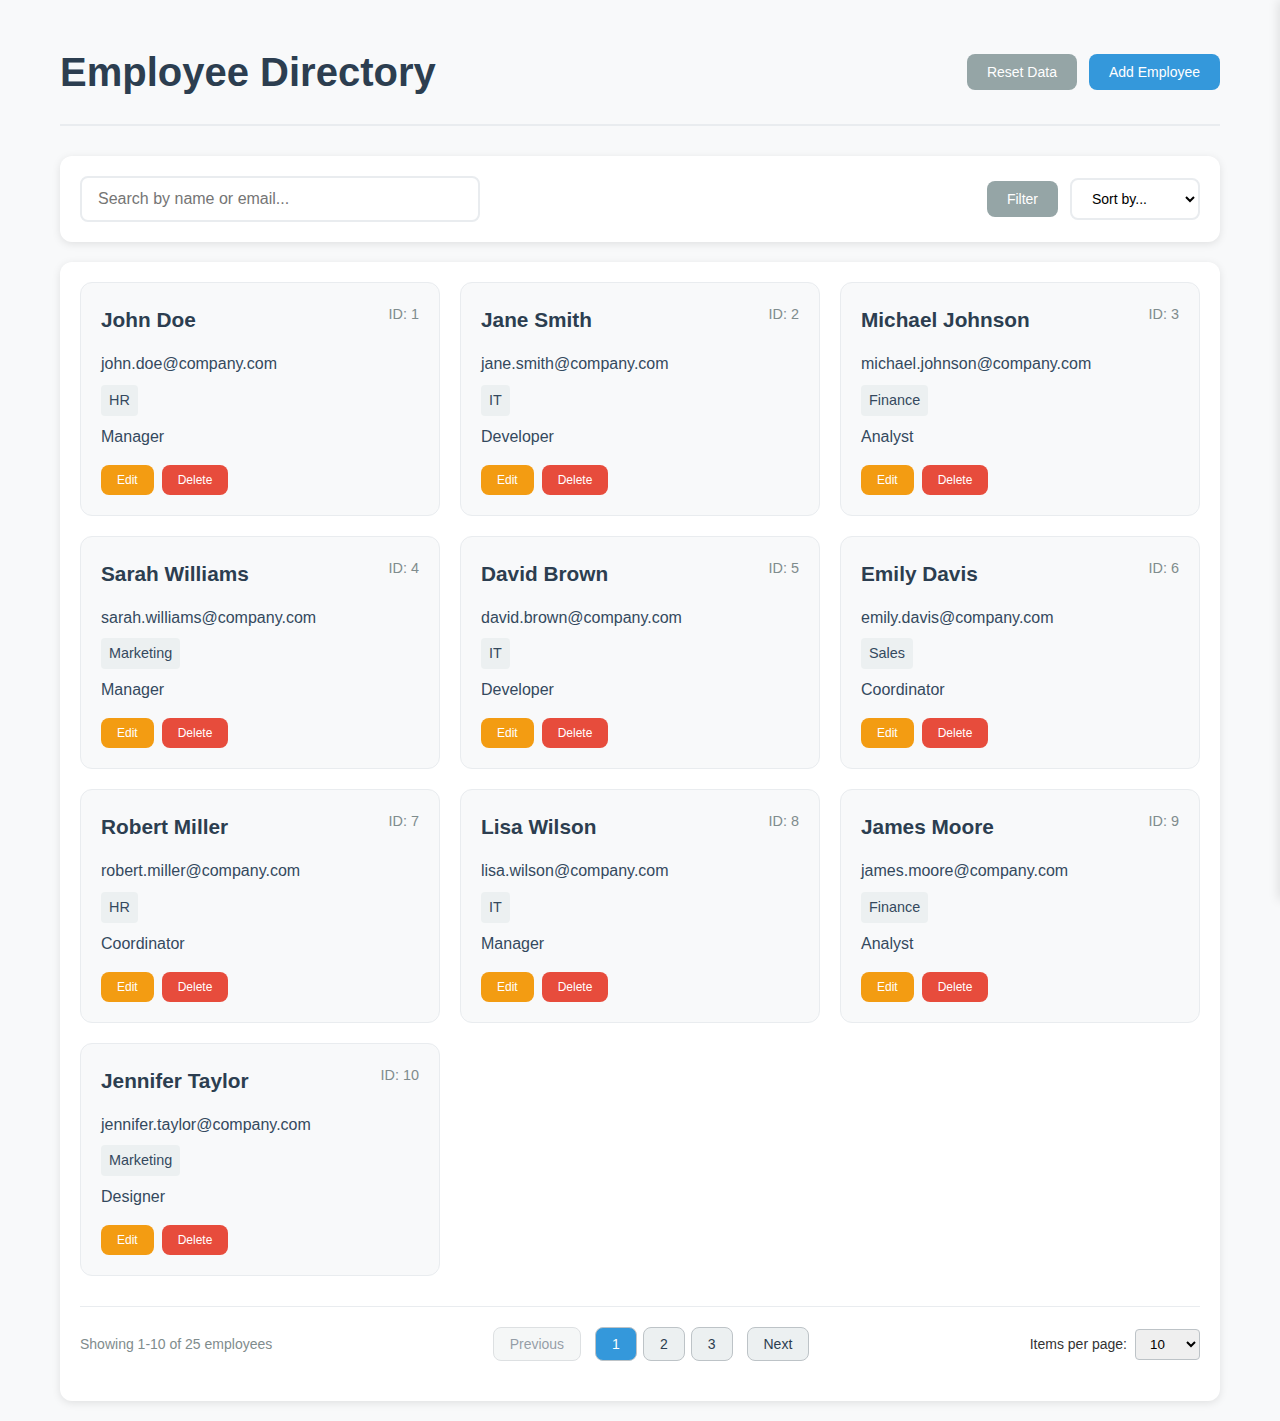
<file: index.html>
<!DOCTYPE html>
<html lang="en">
<head>
    <meta charset="UTF-8">
    <meta name="viewport" content="width=device-width, initial-scale=1.0">
    <title>Employee Directory</title>
    <link rel="stylesheet" href="src/main/resources/static/css/style.css">
</head>
<body>
    <div class="app-container">
        <!-- Header -->
        <header class="header">
            <h1 class="header__title">Employee Directory</h1>
            <div class="header__actions">
                <button class="btn btn--secondary" id="reset-data-btn">Reset Data</button>
                <button class="btn btn--primary" id="add-employee-btn">Add Employee</button>
            </div>
        </header>

        <!-- Search and Filter Bar -->
        <div class="toolbar">
            <div class="toolbar__search">
                <input type="text" id="search-input" placeholder="Search by name or email..." class="search-input">
            </div>
            <div class="toolbar__actions">
                <button class="btn btn--secondary" id="filter-btn">Filter</button>
                <select id="sort-select" class="sort-select">
                    <option value="">Sort by...</option>
                    <option value="firstName">First Name</option>
                    <option value="department">Department</option>
                    <option value="role">Role</option>
                </select>
            </div>
        </div>

        <!-- Filter Sidebar -->
        <div class="filter-sidebar" id="filter-sidebar">
            <div class="filter-sidebar__header">
                <h3>Filter Employees</h3>
                <button class="btn btn--close" id="close-filter-btn">&times;</button>
            </div>
            <div class="filter-sidebar__content">
                <div class="filter-group">
                    <label for="filter-firstName">First Name:</label>
                    <input type="text" id="filter-firstName" placeholder="Enter first name">
                </div>
                <div class="filter-group">
                    <label for="filter-department">Department:</label>
                    <select id="filter-department">
                        <option value="">All Departments</option>
                        <option value="HR">HR</option>
                        <option value="IT">IT</option>
                        <option value="Finance">Finance</option>
                        <option value="Marketing">Marketing</option>
                        <option value="Sales">Sales</option>
                    </select>
                </div>
                <div class="filter-group">
                    <label for="filter-role">Role:</label>
                    <select id="filter-role">
                        <option value="">All Roles</option>
                        <option value="Manager">Manager</option>
                        <option value="Developer">Developer</option>
                        <option value="Designer">Designer</option>
                        <option value="Analyst">Analyst</option>
                        <option value="Coordinator">Coordinator</option>
                    </select>
                </div>
                <div class="filter-actions">
                    <button class="btn btn--primary" id="apply-filter-btn">Apply Filter</button>
                    <button class="btn btn--secondary" id="clear-filter-btn">Clear</button>
                </div>
            </div>
        </div>

        <!-- Employee List Container -->
        <div class="main-content">
            <div class="employee-list" id="employee-list">
                <!-- Employee cards will be dynamically rendered by JavaScript -->
            </div>

            <!-- Pagination Controls -->
            <div class="pagination" id="pagination">
                <div class="pagination__info">
                    <span id="pagination-info">Showing 1-10 of 0 employees</span>
                </div>
                <div class="pagination__controls">
                    <button class="btn btn--pagination" id="prev-page-btn" disabled>Previous</button>
                    <div class="pagination__pages" id="pagination-pages"></div>
                    <button class="btn btn--pagination" id="next-page-btn">Next</button>
                </div>
                <div class="pagination__size">
                    <label for="page-size-select">Items per page:</label>
                    <select id="page-size-select">
                        <option value="10">10</option>
                        <option value="25">25</option>
                        <option value="50">50</option>
                        <option value="100">100</option>
                    </select>
                </div>
            </div>
        </div>

        <!-- Add/Edit Form Modal -->
        <div class="modal-overlay" id="modal-overlay">
            <div class="modal">
                <div class="modal__header">
                    <h2 id="modal-title">Add Employee</h2>
                    <button class="btn btn--close" id="close-modal-btn">&times;</button>
                </div>
                <form class="employee-form" id="employee-form">
                    <div class="form-group">
                        <label for="firstName">First Name *</label>
                        <input type="text" id="firstName" name="firstName" required>
                        <span class="error-message" id="firstName-error"></span>
                    </div>
                    <div class="form-group">
                        <label for="lastName">Last Name *</label>
                        <input type="text" id="lastName" name="lastName" required>
                        <span class="error-message" id="lastName-error"></span>
                    </div>
                    <div class="form-group">
                        <label for="email">Email *</label>
                        <input type="email" id="email" name="email" required>
                        <span class="error-message" id="email-error"></span>
                    </div>
                    <div class="form-group">
                        <label for="department">Department *</label>
                        <select id="department" name="department" required>
                            <option value="">Select Department</option>
                            <option value="HR">HR</option>
                            <option value="IT">IT</option>
                            <option value="Finance">Finance</option>
                            <option value="Marketing">Marketing</option>
                            <option value="Sales">Sales</option>
                        </select>
                        <span class="error-message" id="department-error"></span>
                    </div>
                    <div class="form-group">
                        <label for="role">Role *</label>
                        <select id="role" name="role" required>
                            <option value="">Select Role</option>
                            <option value="Manager">Manager</option>
                            <option value="Developer">Developer</option>
                            <option value="Designer">Designer</option>
                            <option value="Analyst">Analyst</option>
                            <option value="Coordinator">Coordinator</option>
                        </select>
                        <span class="error-message" id="role-error"></span>
                    </div>
                    <div class="form-actions">
                        <button type="submit" class="btn btn--primary">Save Employee</button>
                        <button type="button" class="btn btn--secondary" id="cancel-form-btn">Cancel</button>
                    </div>
                </form>
            </div>
        </div>
    </div>

    <!-- Loading Indicator -->
    <div class="loading-indicator" id="loading-indicator">
        <div class="spinner"></div>
    </div>

    <!-- Scripts -->
    <script src="src/main/resources/static/js/data.js"></script>
    <script src="src/main/resources/static/js/validation.js"></script>
    <script src="src/main/resources/static/js/app.js"></script>
</body>
</html>
</file>
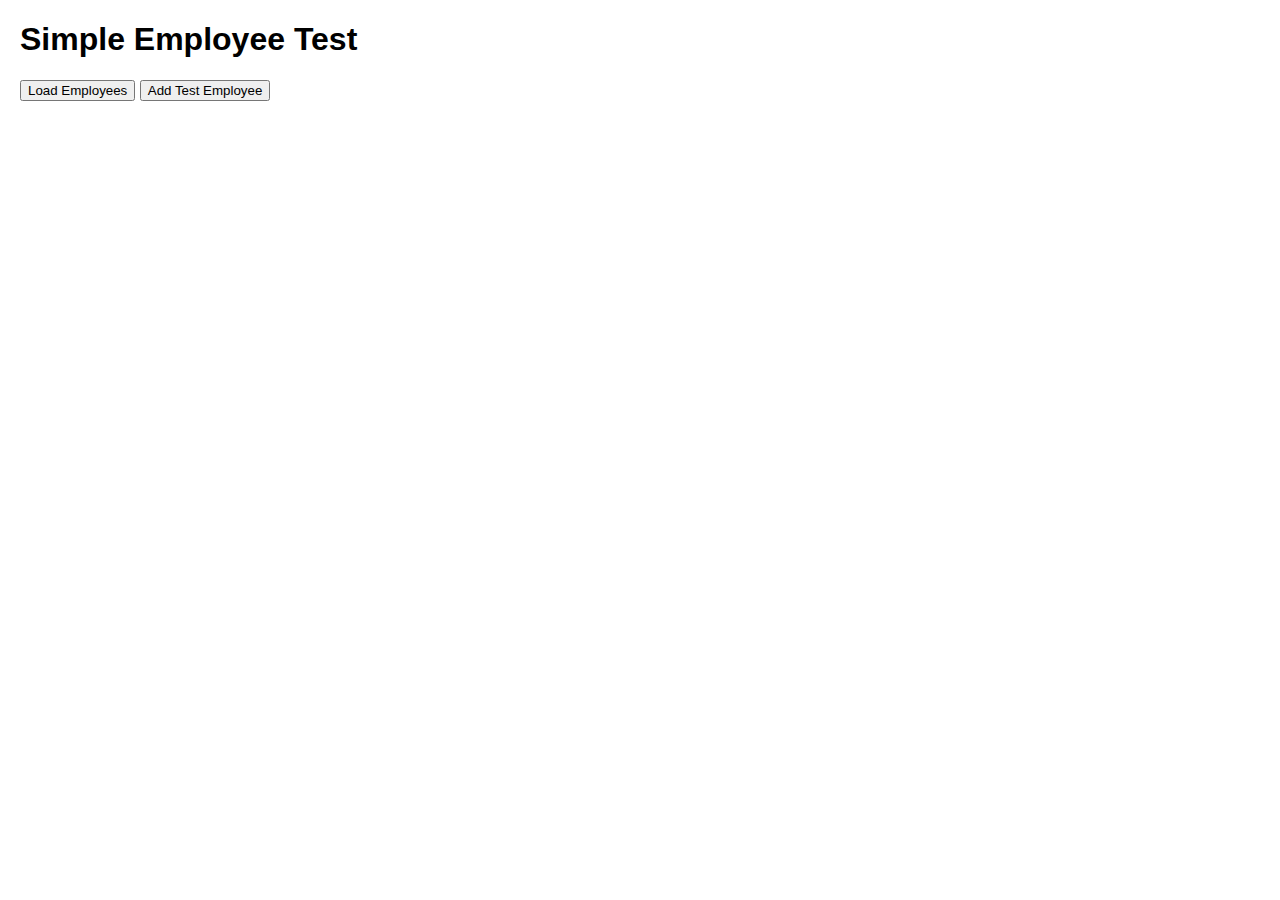
<file: simple-test.html>
<!DOCTYPE html>
<html lang="en">
<head>
    <meta charset="UTF-8">
    <meta name="viewport" content="width=device-width, initial-scale=1.0">
    <title>Simple Employee Test</title>
    <style>
        body { font-family: Arial, sans-serif; margin: 20px; }
        .employee-card { border: 1px solid #ccc; padding: 10px; margin: 10px 0; }
        .btn { padding: 5px 10px; margin: 2px; }
    </style>
</head>
<body>
    <h1>Simple Employee Test</h1>
    <button onclick="loadEmployees()">Load Employees</button>
    <button onclick="addEmployee()">Add Test Employee</button>
    <div id="employee-list"></div>

    <script src="src/main/resources/static/js/data.js"></script>
    <script>
        let employeeDataManager;
        
        document.addEventListener('DOMContentLoaded', () => {
            console.log('DOM loaded');
            console.log('mockEmployees available:', typeof mockEmployees !== 'undefined');
            console.log('employeeDataManager available:', typeof employeeDataManager !== 'undefined');
            
            if (typeof employeeDataManager !== 'undefined') {
                loadEmployees();
            } else {
                document.getElementById('employee-list').innerHTML = '<p>EmployeeDataManager not loaded</p>';
            }
        });
        
        function loadEmployees() {
            const list = document.getElementById('employee-list');
            if (typeof employeeDataManager !== 'undefined') {
                const employees = employeeDataManager.getAllEmployees();
                list.innerHTML = '<h2>Employees (' + employees.length + ')</h2>';
                employees.forEach(emp => {
                    list.innerHTML += `
                        <div class="employee-card">
                            <strong>${emp.firstName} ${emp.lastName}</strong><br>
                            Email: ${emp.email}<br>
                            Department: ${emp.department}<br>
                            Role: ${emp.role}
                        </div>
                    `;
                });
            } else {
                list.innerHTML = '<p>EmployeeDataManager not available</p>';
            }
        }
        
        function addEmployee() {
            if (typeof employeeDataManager !== 'undefined') {
                const newEmp = employeeDataManager.addEmployee({
                    firstName: 'Test',
                    lastName: 'User',
                    email: 'test@example.com',
                    department: 'IT',
                    role: 'Developer'
                });
                console.log('Added employee:', newEmp);
                loadEmployees();
            }
        }
    </script>
</body>
</html>
</file>
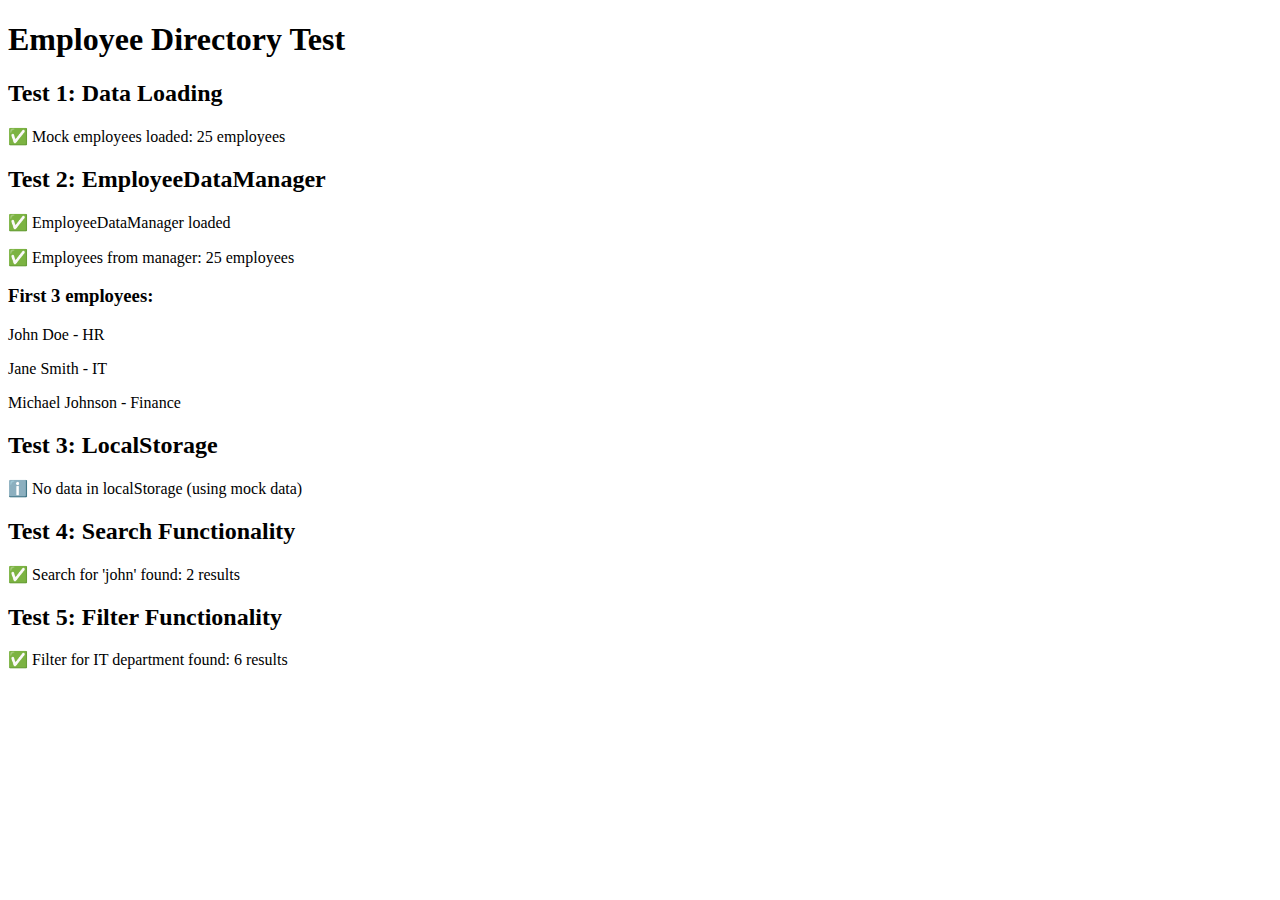
<file: test.html>
<!DOCTYPE html>
<html lang="en">
<head>
    <meta charset="UTF-8">
    <meta name="viewport" content="width=device-width, initial-scale=1.0">
    <title>Employee Directory Test</title>
</head>
<body>
    <h1>Employee Directory Test</h1>
    <div id="test-results"></div>

    <!-- Scripts -->
    <script src="src/main/resources/static/js/data.js"></script>
    <script>
        document.addEventListener('DOMContentLoaded', () => {
            const results = document.getElementById('test-results');
            
            // Test 1: Check if data.js loaded
            results.innerHTML += '<h2>Test 1: Data Loading</h2>';
            if (typeof mockEmployees !== 'undefined') {
                results.innerHTML += `<p>✅ Mock employees loaded: ${mockEmployees.length} employees</p>`;
            } else {
                results.innerHTML += '<p>❌ Mock employees not loaded</p>';
            }
            
            // Test 2: Check if EmployeeDataManager loaded
            results.innerHTML += '<h2>Test 2: EmployeeDataManager</h2>';
            if (typeof employeeDataManager !== 'undefined') {
                results.innerHTML += `<p>✅ EmployeeDataManager loaded</p>`;
                const employees = employeeDataManager.getAllEmployees();
                results.innerHTML += `<p>✅ Employees from manager: ${employees.length} employees</p>`;
                
                // Show first few employees
                results.innerHTML += '<h3>First 3 employees:</h3>';
                employees.slice(0, 3).forEach(emp => {
                    results.innerHTML += `<p>${emp.firstName} ${emp.lastName} - ${emp.department}</p>`;
                });
            } else {
                results.innerHTML += '<p>❌ EmployeeDataManager not loaded</p>';
            }
            
            // Test 3: Check localStorage
            results.innerHTML += '<h2>Test 3: LocalStorage</h2>';
            const saved = localStorage.getItem('employeeDirectory');
            if (saved) {
                results.innerHTML += '<p>✅ Data found in localStorage</p>';
                try {
                    const parsed = JSON.parse(saved);
                    results.innerHTML += `<p>✅ Parsed data: ${parsed.length} employees</p>`;
                } catch (e) {
                    results.innerHTML += '<p>❌ Error parsing localStorage data</p>';
                }
            } else {
                results.innerHTML += '<p>ℹ️ No data in localStorage (using mock data)</p>';
            }
            
            // Test 4: Test search functionality
            results.innerHTML += '<h2>Test 4: Search Functionality</h2>';
            if (typeof employeeDataManager !== 'undefined') {
                const searchResults = employeeDataManager.searchEmployees('john');
                results.innerHTML += `<p>✅ Search for 'john' found: ${searchResults.length} results</p>`;
            }
            
            // Test 5: Test filter functionality
            results.innerHTML += '<h2>Test 5: Filter Functionality</h2>';
            if (typeof employeeDataManager !== 'undefined') {
                const filterResults = employeeDataManager.filterEmployees({ department: 'IT' });
                results.innerHTML += `<p>✅ Filter for IT department found: ${filterResults.length} results</p>`;
            }
        });
    </script>
</body>
</html>
</file>
<file: src/main/resources/static/css/style.css>
/* Reset and Base Styles */
* {
    margin: 0;
    padding: 0;
    box-sizing: border-box;
}

body {
    font-family: -apple-system, BlinkMacSystemFont, 'Segoe UI', Roboto, Oxygen, Ubuntu, Cantarell, sans-serif;
    line-height: 1.6;
    color: #333;
    background-color: #f8f9fa;
}

/* App Container */
.app-container {
    max-width: 1200px;
    margin: 0 auto;
    padding: 20px;
}

/* Header Styles */
.header {
    display: flex;
    justify-content: space-between;
    align-items: center;
    margin-bottom: 30px;
    padding: 20px 0;
    border-bottom: 2px solid #e9ecef;
}

.header__title {
    font-size: 2.5rem;
    font-weight: 700;
    color: #2c3e50;
}

.header__actions {
    display: flex;
    gap: 12px;
    align-items: center;
}

/* Button Styles */
.btn {
    padding: 10px 20px;
    border: none;
    border-radius: 8px;
    cursor: pointer;
    font-size: 14px;
    font-weight: 500;
    transition: all 0.3s ease;
    text-decoration: none;
    display: inline-flex;
    align-items: center;
    gap: 8px;
}

.btn--primary {
    background-color: #3498db;
    color: white;
}

.btn--primary:hover {
    background-color: #2980b9;
    transform: translateY(-2px);
}

.btn--secondary {
    background-color: #95a5a6;
    color: white;
}

.btn--secondary:hover {
    background-color: #7f8c8d;
}

.btn--edit {
    background-color: #f39c12;
    color: white;
    padding: 8px 16px;
    font-size: 12px;
}

.btn--edit:hover {
    background-color: #e67e22;
}

.btn--delete {
    background-color: #e74c3c;
    color: white;
    padding: 8px 16px;
    font-size: 12px;
}

.btn--delete:hover {
    background-color: #c0392b;
}

.btn--close {
    background: none;
    border: none;
    font-size: 24px;
    cursor: pointer;
    color: #7f8c8d;
    padding: 0;
    width: 30px;
    height: 30px;
    display: flex;
    align-items: center;
    justify-content: center;
}

.btn--close:hover {
    color: #2c3e50;
}

.btn--pagination {
    background-color: #ecf0f1;
    color: #2c3e50;
    border: 1px solid #bdc3c7;
    padding: 8px 16px;
    margin: 0 2px;
}

.btn--pagination:hover:not(:disabled) {
    background-color: #d5dbdb;
}

.btn--pagination:disabled {
    opacity: 0.5;
    cursor: not-allowed;
}

.btn--pagination.active {
    background-color: #3498db;
    color: white;
}

/* Toolbar Styles */
.toolbar {
    display: flex;
    justify-content: space-between;
    align-items: center;
    margin-bottom: 20px;
    padding: 20px;
    background: white;
    border-radius: 12px;
    box-shadow: 0 2px 8px rgba(0, 0, 0, 0.1);
}

.toolbar__search {
    flex: 1;
    max-width: 400px;
}

.search-input {
    width: 100%;
    padding: 12px 16px;
    border: 2px solid #e9ecef;
    border-radius: 8px;
    font-size: 16px;
    transition: border-color 0.3s ease;
}

.search-input:focus {
    outline: none;
    border-color: #3498db;
}

.toolbar__actions {
    display: flex;
    gap: 12px;
    align-items: center;
}

.sort-select {
    padding: 10px 16px;
    border: 2px solid #e9ecef;
    border-radius: 8px;
    font-size: 14px;
    background-color: white;
    cursor: pointer;
}

.sort-select:focus {
    outline: none;
    border-color: #3498db;
}

/* Filter Sidebar */
.filter-sidebar {
    position: fixed;
    top: 0;
    right: -400px;
    width: 400px;
    height: 100vh;
    background: white;
    box-shadow: -2px 0 10px rgba(0, 0, 0, 0.1);
    transition: right 0.3s ease;
    z-index: 1000;
    overflow-y: auto;
}

.filter-sidebar.active {
    right: 0;
}

.filter-sidebar__header {
    display: flex;
    justify-content: space-between;
    align-items: center;
    padding: 20px;
    border-bottom: 1px solid #e9ecef;
}

.filter-sidebar__content {
    padding: 20px;
}

.filter-group {
    margin-bottom: 20px;
}

.filter-group label {
    display: block;
    margin-bottom: 8px;
    font-weight: 500;
    color: #2c3e50;
}

.filter-group input,
.filter-group select {
    width: 100%;
    padding: 10px;
    border: 2px solid #e9ecef;
    border-radius: 6px;
    font-size: 14px;
}

.filter-group input:focus,
.filter-group select:focus {
    outline: none;
    border-color: #3498db;
}

.filter-actions {
    display: flex;
    gap: 10px;
    margin-top: 30px;
}

.filter-actions .btn {
    flex: 1;
}

/* Employee List */
.main-content {
    background: white;
    border-radius: 12px;
    padding: 20px;
    box-shadow: 0 2px 8px rgba(0, 0, 0, 0.1);
}

.employee-list {
    display: grid;
    grid-template-columns: repeat(auto-fill, minmax(350px, 1fr));
    gap: 20px;
    margin-bottom: 30px;
}

.employee-card {
    background: #f8f9fa;
    border: 1px solid #e9ecef;
    border-radius: 12px;
    padding: 20px;
    transition: all 0.3s ease;
    position: relative;
}

.employee-card:hover {
    transform: translateY(-4px);
    box-shadow: 0 8px 25px rgba(0, 0, 0, 0.15);
}

.employee-card__header {
    display: flex;
    justify-content: space-between;
    align-items: flex-start;
    margin-bottom: 15px;
}

.employee-card__name {
    font-size: 1.3rem;
    font-weight: 600;
    color: #2c3e50;
}

.employee-card__id {
    font-size: 0.9rem;
    color: #7f8c8d;
    font-weight: 500;
}

.employee-card__info {
    margin-bottom: 15px;
}

.employee-card__info p {
    margin-bottom: 8px;
    color: #34495e;
}

.employee-card__email {
    font-weight: 500;
    color: #3498db;
}

.employee-card__department {
    background: #ecf0f1;
    display: inline-block;
    padding: 4px 8px;
    border-radius: 4px;
    font-size: 0.9rem;
    font-weight: 500;
}

.employee-card__role {
    font-weight: 500;
}

.employee-card__actions {
    display: flex;
    gap: 8px;
}

/* Pagination */
.pagination {
    display: flex;
    justify-content: space-between;
    align-items: center;
    margin-top: 30px;
    padding: 20px 0;
    border-top: 1px solid #e9ecef;
}

.pagination__info {
    font-size: 14px;
    color: #7f8c8d;
}

.pagination__controls {
    display: flex;
    align-items: center;
    gap: 10px;
}

.pagination__pages {
    display: flex;
    gap: 2px;
}

.pagination__size {
    display: flex;
    align-items: center;
    gap: 8px;
    font-size: 14px;
}

.pagination__size select {
    padding: 6px 10px;
    border: 1px solid #bdc3c7;
    border-radius: 4px;
}

/* Modal Styles */
.modal-overlay {
    position: fixed;
    top: 0;
    left: 0;
    width: 100%;
    height: 100%;
    background: rgba(0, 0, 0, 0.5);
    display: flex;
    justify-content: center;
    align-items: center;
    z-index: 2000;
    opacity: 0;
    visibility: hidden;
    transition: all 0.3s ease;
}

.modal-overlay.active {
    opacity: 1;
    visibility: visible;
}

.modal {
    background: white;
    border-radius: 12px;
    padding: 0;
    max-width: 500px;
    width: 90%;
    max-height: 90vh;
    overflow-y: auto;
    transform: scale(0.8);
    transition: transform 0.3s ease;
}

.modal-overlay.active .modal {
    transform: scale(1);
}

.modal__header {
    display: flex;
    justify-content: space-between;
    align-items: center;
    padding: 20px;
    border-bottom: 1px solid #e9ecef;
}

.modal__header h2 {
    margin: 0;
    color: #2c3e50;
}

/* Form Styles */
.employee-form {
    padding: 20px;
}

.form-group {
    margin-bottom: 20px;
}

.form-group label {
    display: block;
    margin-bottom: 8px;
    font-weight: 500;
    color: #2c3e50;
}

.form-group input,
.form-group select {
    width: 100%;
    padding: 12px;
    border: 2px solid #e9ecef;
    border-radius: 8px;
    font-size: 16px;
    transition: border-color 0.3s ease;
}

.form-group input:focus,
.form-group select:focus {
    outline: none;
    border-color: #3498db;
}

.form-group input.error,
.form-group select.error {
    border-color: #e74c3c;
}

.error-message {
    color: #e74c3c;
    font-size: 14px;
    margin-top: 5px;
    display: block;
}

.form-actions {
    display: flex;
    gap: 12px;
    margin-top: 30px;
}

.form-actions .btn {
    flex: 1;
}

/* Loading Indicator */
.loading-indicator {
    position: fixed;
    top: 50%;
    left: 50%;
    transform: translate(-50%, -50%);
    z-index: 3000;
    display: none;
}

.loading-indicator.active {
    display: block;
}

.spinner {
    width: 40px;
    height: 40px;
    border: 4px solid #f3f3f3;
    border-top: 4px solid #3498db;
    border-radius: 50%;
    animation: spin 1s linear infinite;
}

@keyframes spin {
    0% { transform: rotate(0deg); }
    100% { transform: rotate(360deg); }
}

/* Empty State */
.empty-state {
    text-align: center;
    padding: 60px 20px;
    color: #7f8c8d;
}

.empty-state h3 {
    margin-bottom: 10px;
    font-size: 1.5rem;
}

.empty-state p {
    margin-bottom: 20px;
}

/* Responsive Design */
@media (max-width: 768px) {
    .app-container {
        padding: 10px;
    }

    .header {
        flex-direction: column;
        gap: 20px;
        text-align: center;
    }

    .header__actions {
        flex-direction: column;
        gap: 10px;
    }

    .header__title {
        font-size: 2rem;
    }

    .toolbar {
        flex-direction: column;
        gap: 15px;
    }

    .toolbar__search {
        max-width: none;
        width: 100%;
    }

    .toolbar__actions {
        width: 100%;
        justify-content: center;
    }

    .filter-sidebar {
        width: 100%;
        right: -100%;
    }

    .employee-list {
        grid-template-columns: 1fr;
    }

    .employee-card {
        padding: 15px;
    }

    .employee-card__header {
        flex-direction: column;
        gap: 5px;
    }

    .employee-card__actions {
        justify-content: center;
    }

    .pagination {
        flex-direction: column;
        gap: 15px;
    }

    .pagination__controls {
        flex-wrap: wrap;
        justify-content: center;
    }

    .modal {
        width: 95%;
        margin: 20px;
    }

    .form-actions {
        flex-direction: column;
    }
}

@media (max-width: 480px) {
    .header__title {
        font-size: 1.8rem;
    }

    .employee-card__name {
        font-size: 1.1rem;
    }

    .btn {
        padding: 8px 16px;
        font-size: 13px;
    }

    .search-input {
        font-size: 14px;
    }

    .pagination__pages {
        flex-wrap: wrap;
        justify-content: center;
    }
}

/* Utility Classes */
.text-center { text-align: center; }
.text-left { text-align: left; }
.text-right { text-align: right; }
.hidden { display: none; }
.visible { display: block; }

/* Animations */
@keyframes fadeIn {
    from { opacity: 0; transform: translateY(20px); }
    to { opacity: 1; transform: translateY(0); }
}

.fade-in {
    animation: fadeIn 0.3s ease-out;
}

/* Focus styles for accessibility */
.btn:focus,
.search-input:focus,
.sort-select:focus,
input:focus,
select:focus {
    outline: 2px solid #3498db;
    outline-offset: 2px;
}
</file>
